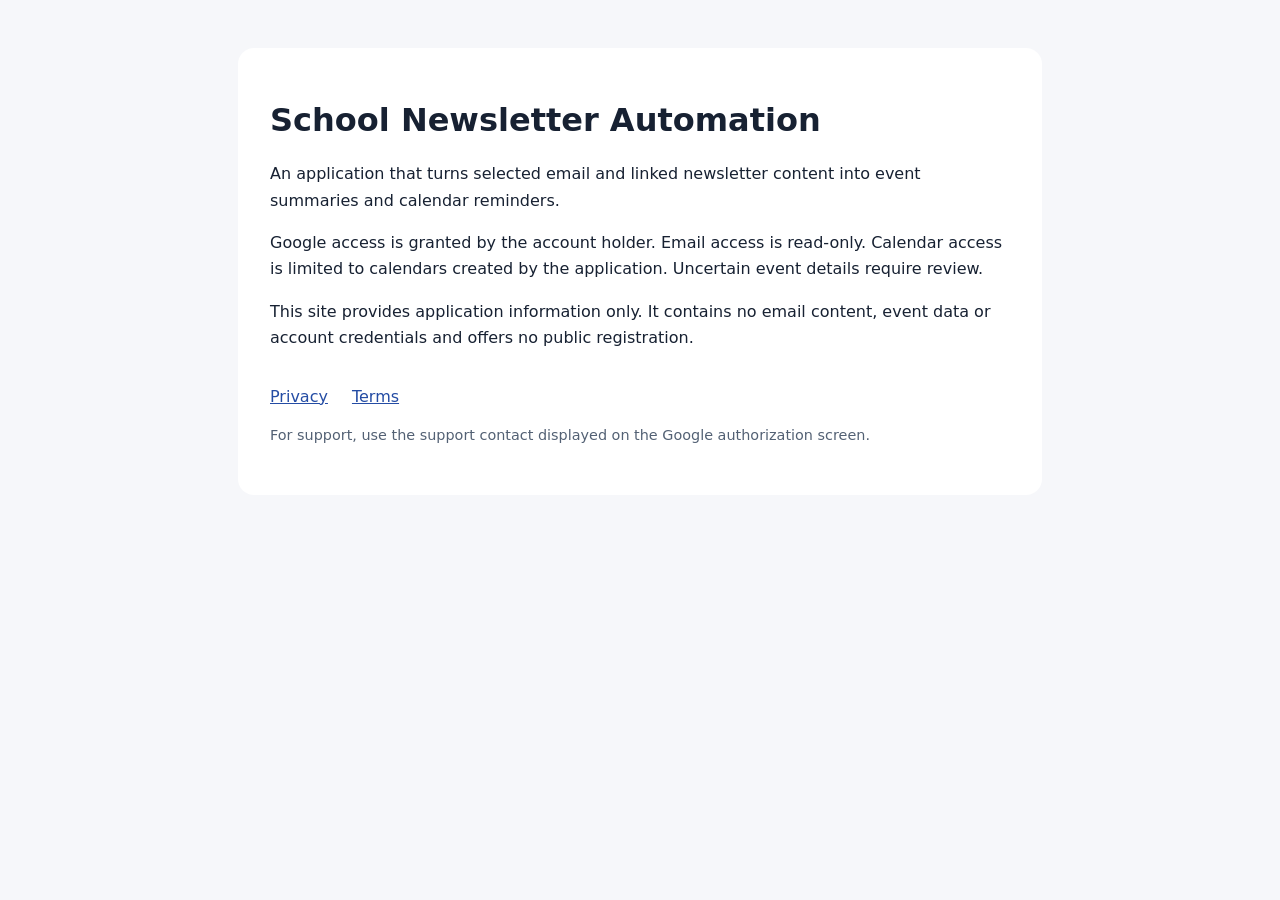
<file: index.html>
<!doctype html><html lang="en"><head><meta charset="utf-8"><meta name="viewport" content="width=device-width,initial-scale=1"><meta name="robots" content="noindex,nofollow"><title>School Newsletter Automation</title><link rel="stylesheet" href="style.css"></head><body><main><h1>School Newsletter Automation</h1><p>An application that turns selected email and linked newsletter content into event summaries and calendar reminders.</p><p>Google access is granted by the account holder. Email access is read-only. Calendar access is limited to calendars created by the application. Uncertain event details require review.</p><p>This site provides application information only. It contains no email content, event data or account credentials and offers no public registration.</p><nav><a href="privacy.html">Privacy</a><a href="terms.html">Terms</a></nav><p class="small">For support, use the support contact displayed on the Google authorization screen.</p></main></body></html>
</file>
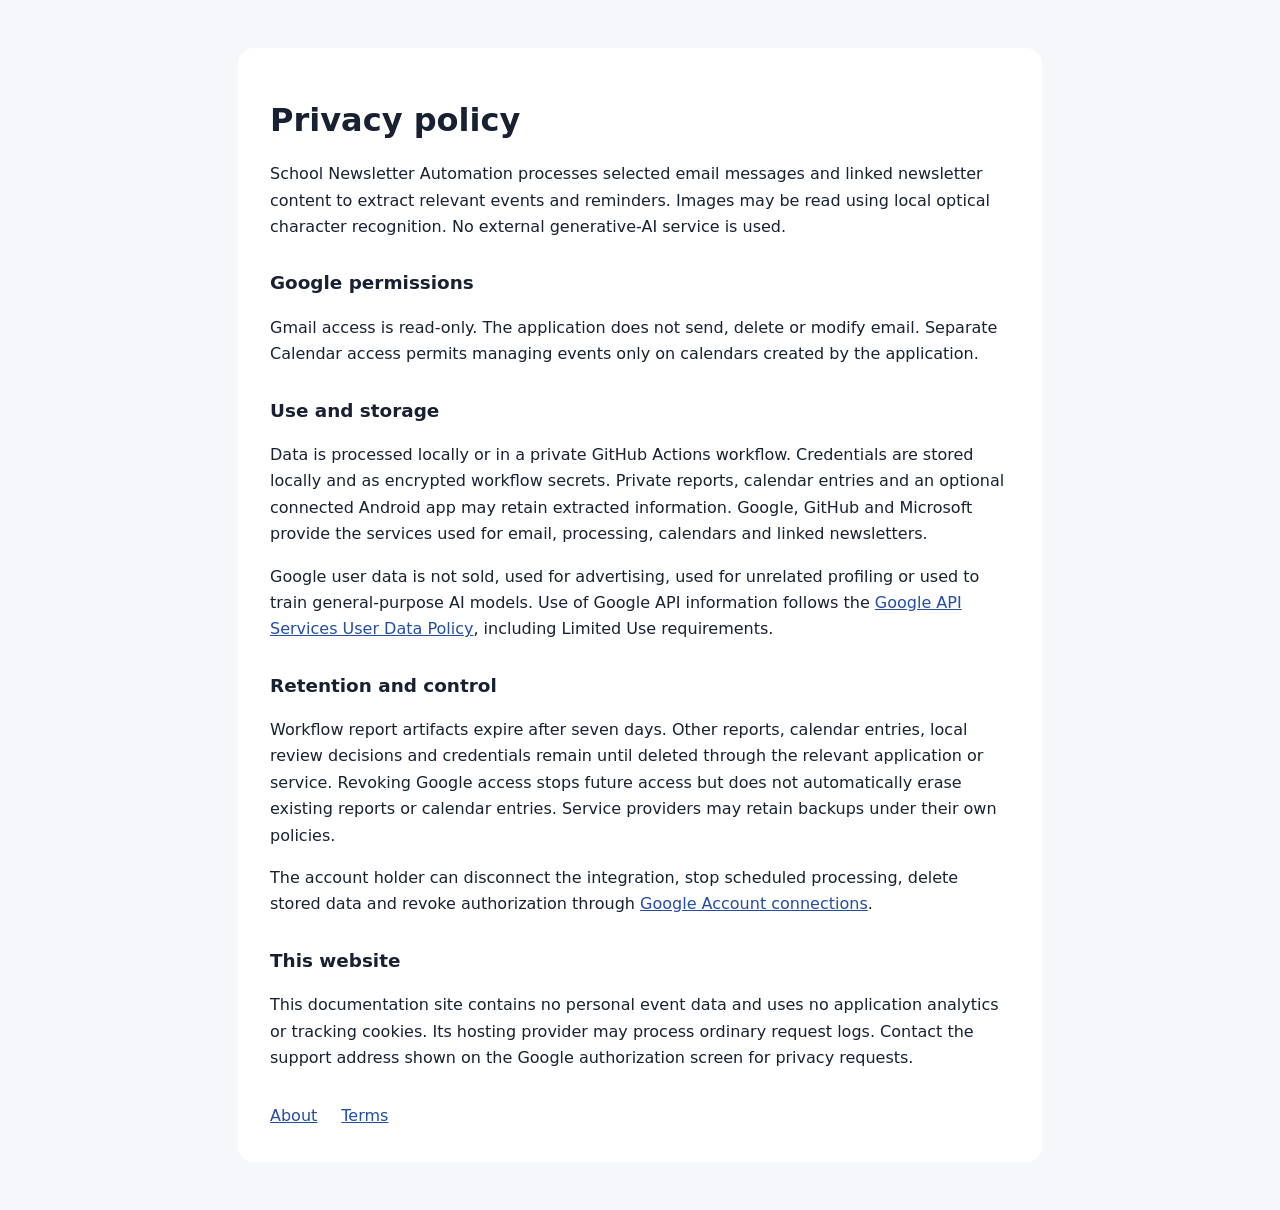
<file: privacy.html>
<!doctype html><html lang="en"><head><meta charset="utf-8"><meta name="viewport" content="width=device-width,initial-scale=1"><meta name="robots" content="noindex,nofollow"><title>Privacy — School Newsletter Automation</title><link rel="stylesheet" href="style.css"></head><body><main><h1>Privacy policy</h1><p>School Newsletter Automation processes selected email messages and linked newsletter content to extract relevant events and reminders. Images may be read using local optical character recognition. No external generative-AI service is used.</p><h2>Google permissions</h2><p>Gmail access is read-only. The application does not send, delete or modify email. Separate Calendar access permits managing events only on calendars created by the application.</p><h2>Use and storage</h2><p>Data is processed locally or in a private GitHub Actions workflow. Credentials are stored locally and as encrypted workflow secrets. Private reports, calendar entries and an optional connected Android app may retain extracted information. Google, GitHub and Microsoft provide the services used for email, processing, calendars and linked newsletters.</p><p>Google user data is not sold, used for advertising, used for unrelated profiling or used to train general-purpose AI models. Use of Google API information follows the <a href="https://developers.google.com/terms/api-services-user-data-policy">Google API Services User Data Policy</a>, including Limited Use requirements.</p><h2>Retention and control</h2><p>Workflow report artifacts expire after seven days. Other reports, calendar entries, local review decisions and credentials remain until deleted through the relevant application or service. Revoking Google access stops future access but does not automatically erase existing reports or calendar entries. Service providers may retain backups under their own policies.</p><p>The account holder can disconnect the integration, stop scheduled processing, delete stored data and revoke authorization through <a href="https://myaccount.google.com/connections">Google Account connections</a>.</p><h2>This website</h2><p>This documentation site contains no personal event data and uses no application analytics or tracking cookies. Its hosting provider may process ordinary request logs. Contact the support address shown on the Google authorization screen for privacy requests.</p><nav><a href="index.html">About</a><a href="terms.html">Terms</a></nav></main></body></html>
</file>
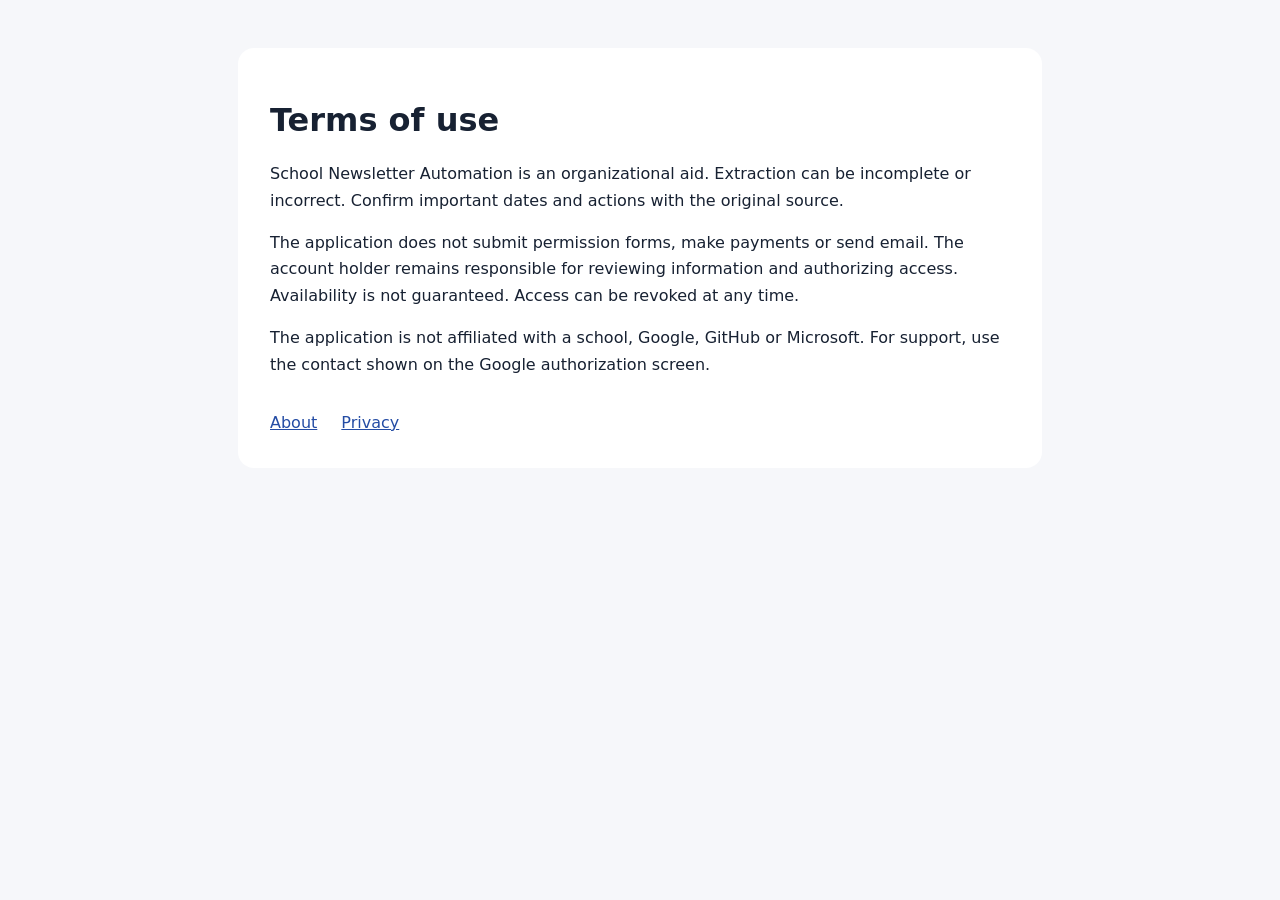
<file: terms.html>
<!doctype html><html lang="en"><head><meta charset="utf-8"><meta name="viewport" content="width=device-width,initial-scale=1"><meta name="robots" content="noindex,nofollow"><title>Terms — School Newsletter Automation</title><link rel="stylesheet" href="style.css"></head><body><main><h1>Terms of use</h1><p>School Newsletter Automation is an organizational aid. Extraction can be incomplete or incorrect. Confirm important dates and actions with the original source.</p><p>The application does not submit permission forms, make payments or send email. The account holder remains responsible for reviewing information and authorizing access. Availability is not guaranteed. Access can be revoked at any time.</p><p>The application is not affiliated with a school, Google, GitHub or Microsoft. For support, use the contact shown on the Google authorization screen.</p><nav><a href="index.html">About</a><a href="privacy.html">Privacy</a></nav></main></body></html>
</file>
<file: style.css>
:root{font-family:system-ui,sans-serif;color:#172132;background:#f6f7fa;line-height:1.65}main{max-width:740px;margin:48px auto;padding:32px;background:white;border-radius:16px}h1{font-size:2rem;line-height:1.2}h2{font-size:1.15rem;margin-top:28px}a{color:#244ca4}nav{display:flex;gap:24px;margin-top:32px}.small{font-size:.9rem;color:#536174}@media(max-width:600px){main{margin:0;border-radius:0;padding:24px}}
</file>
